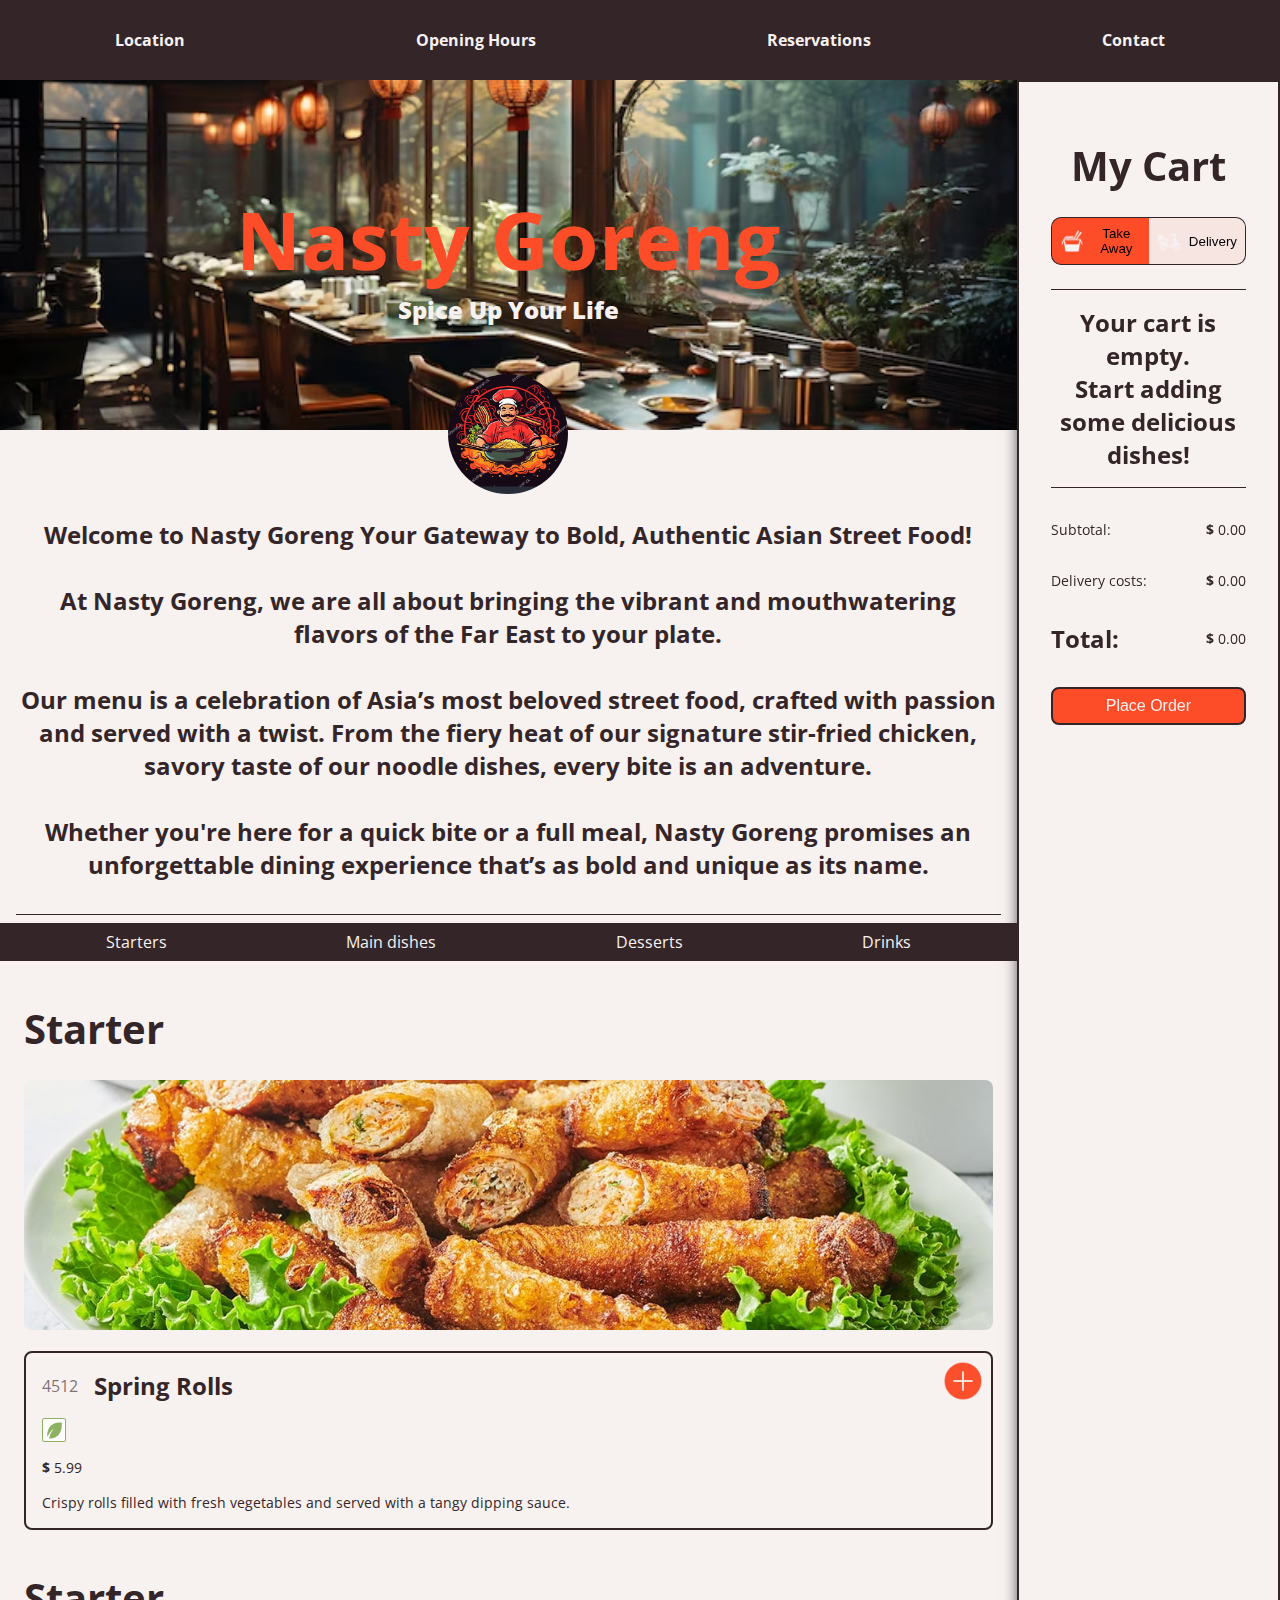
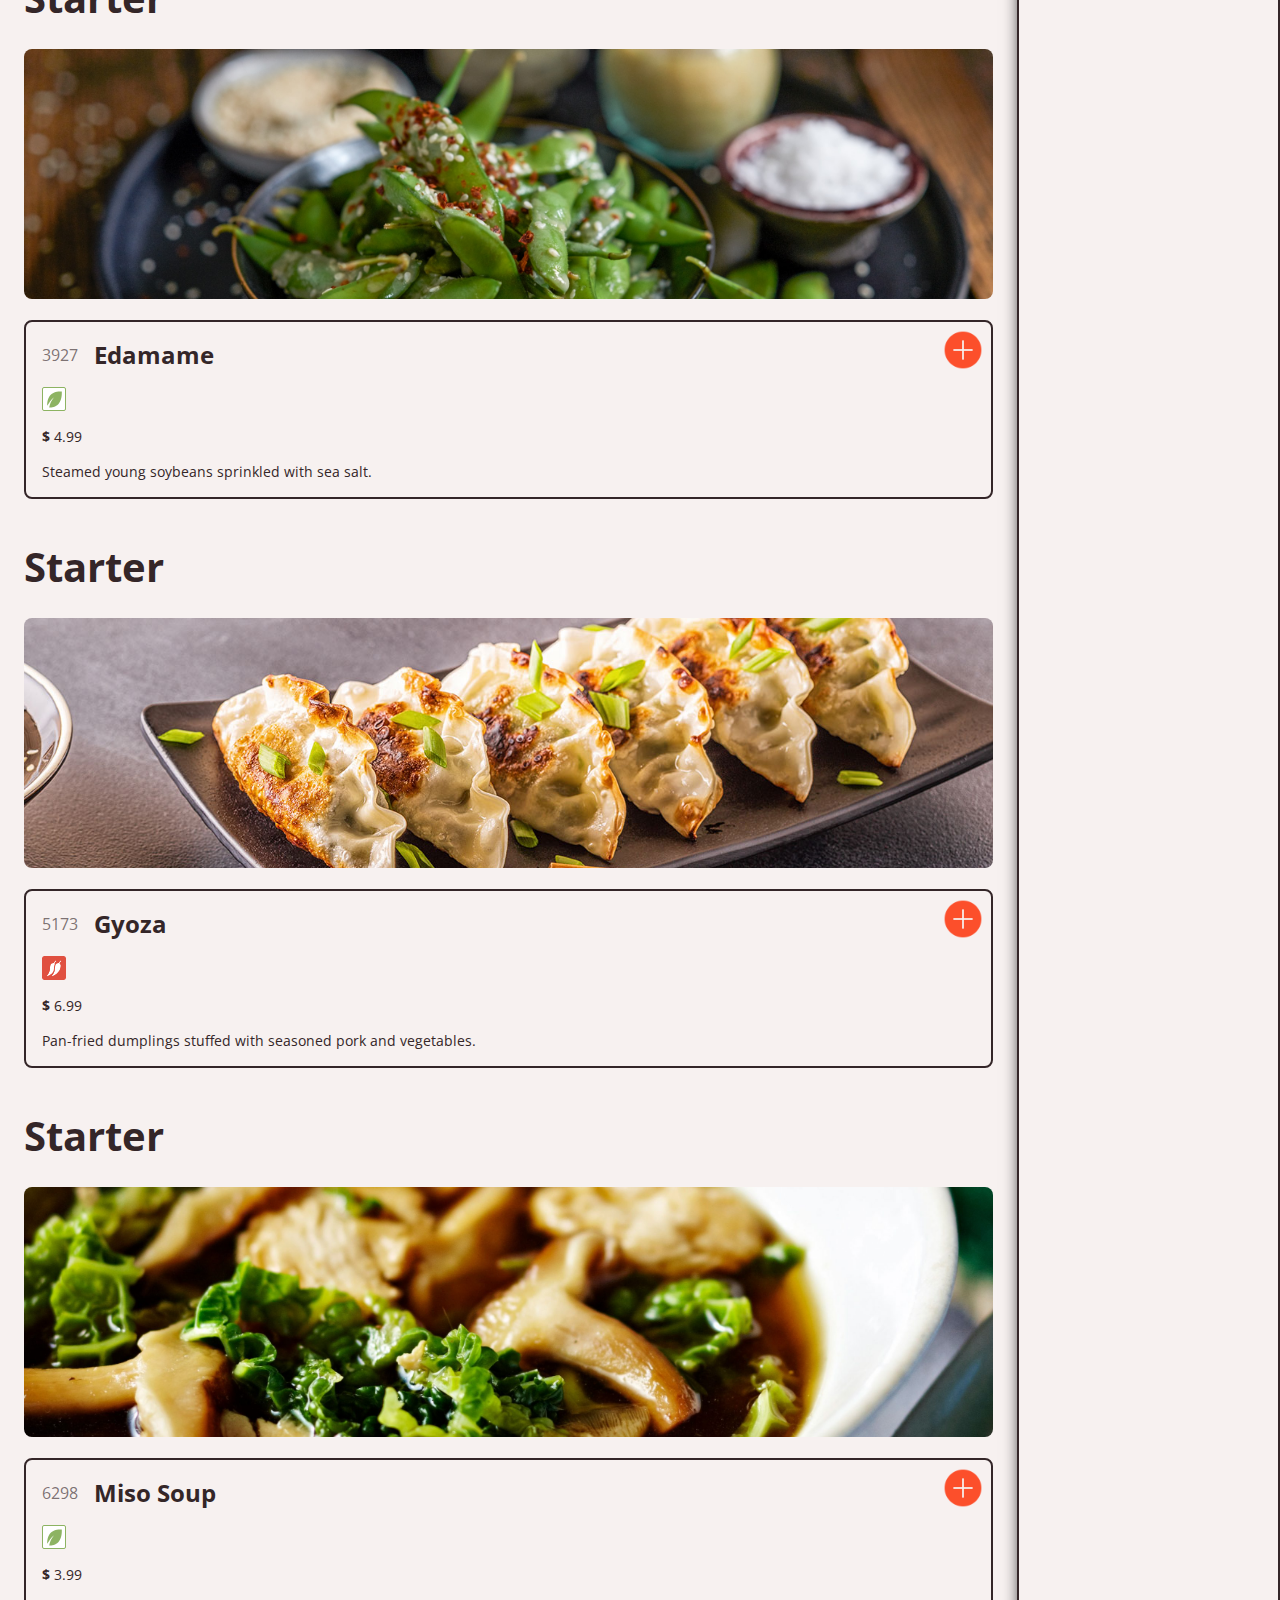
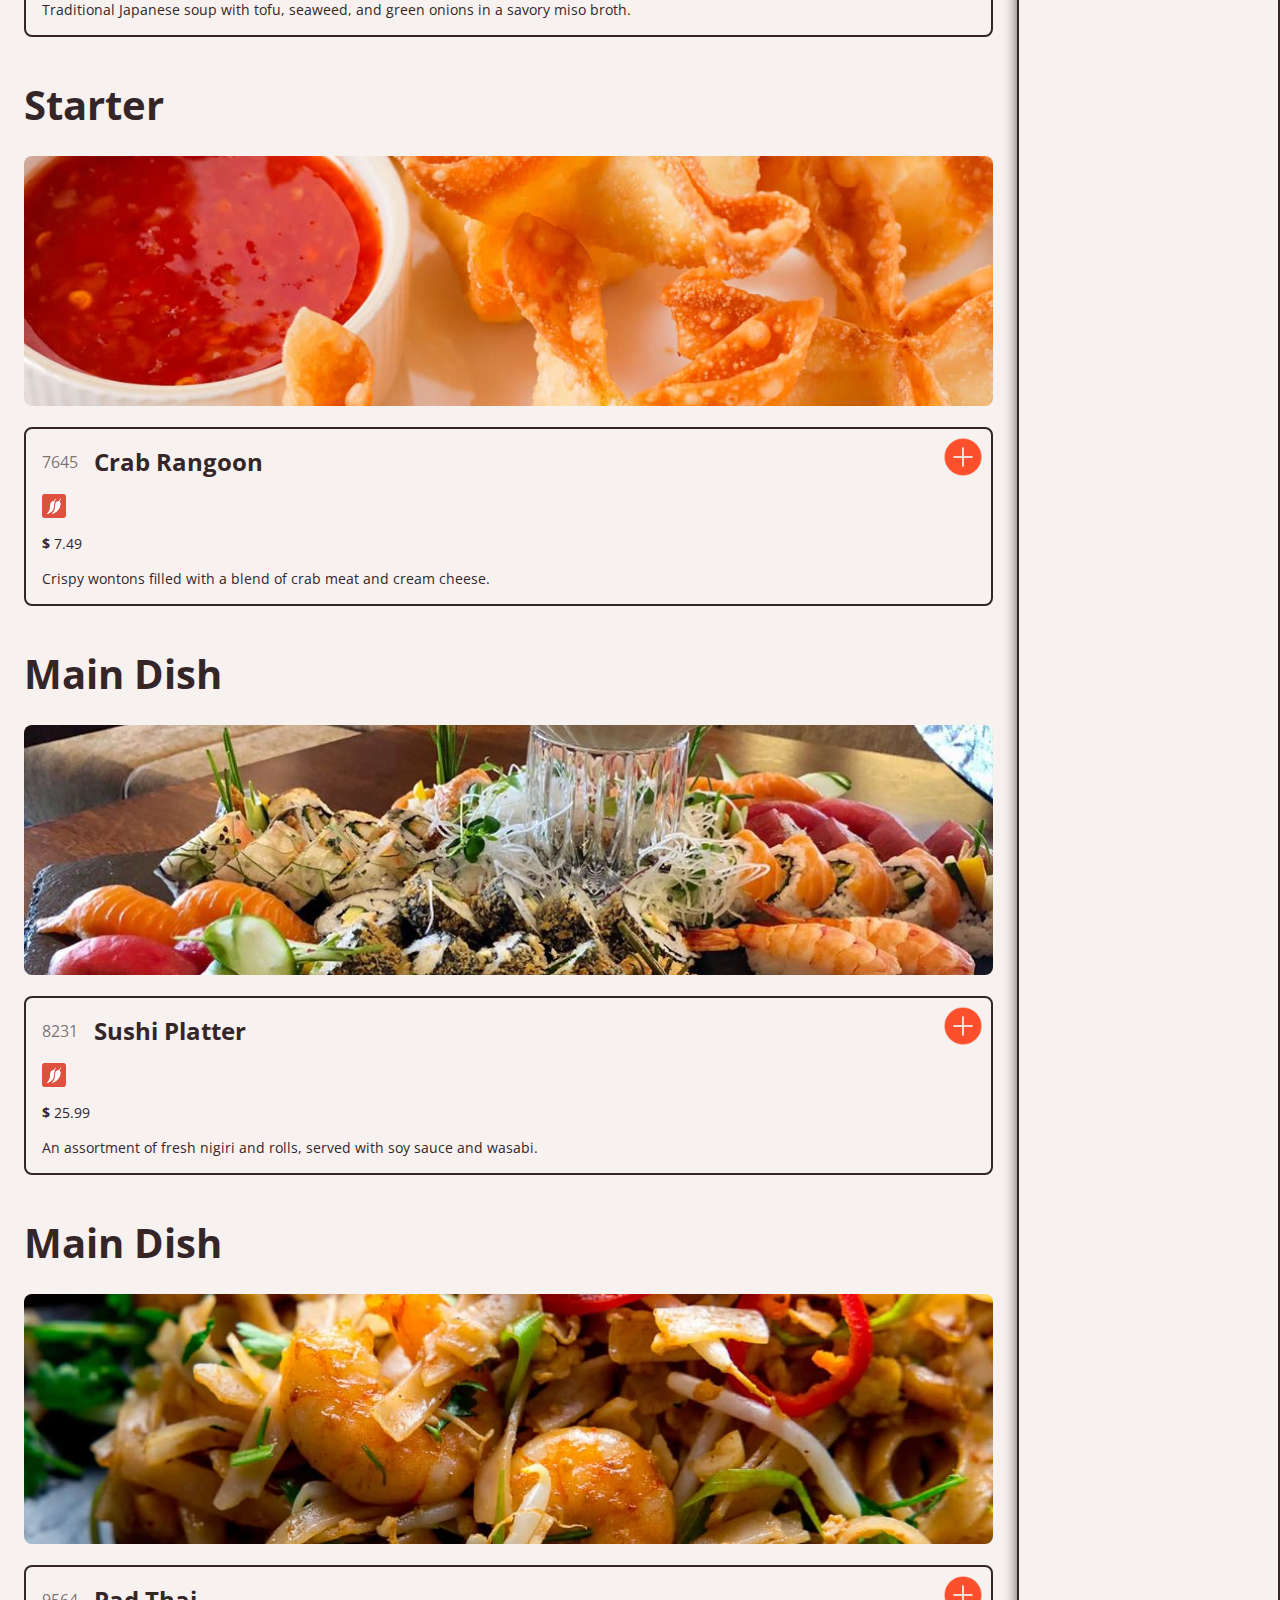
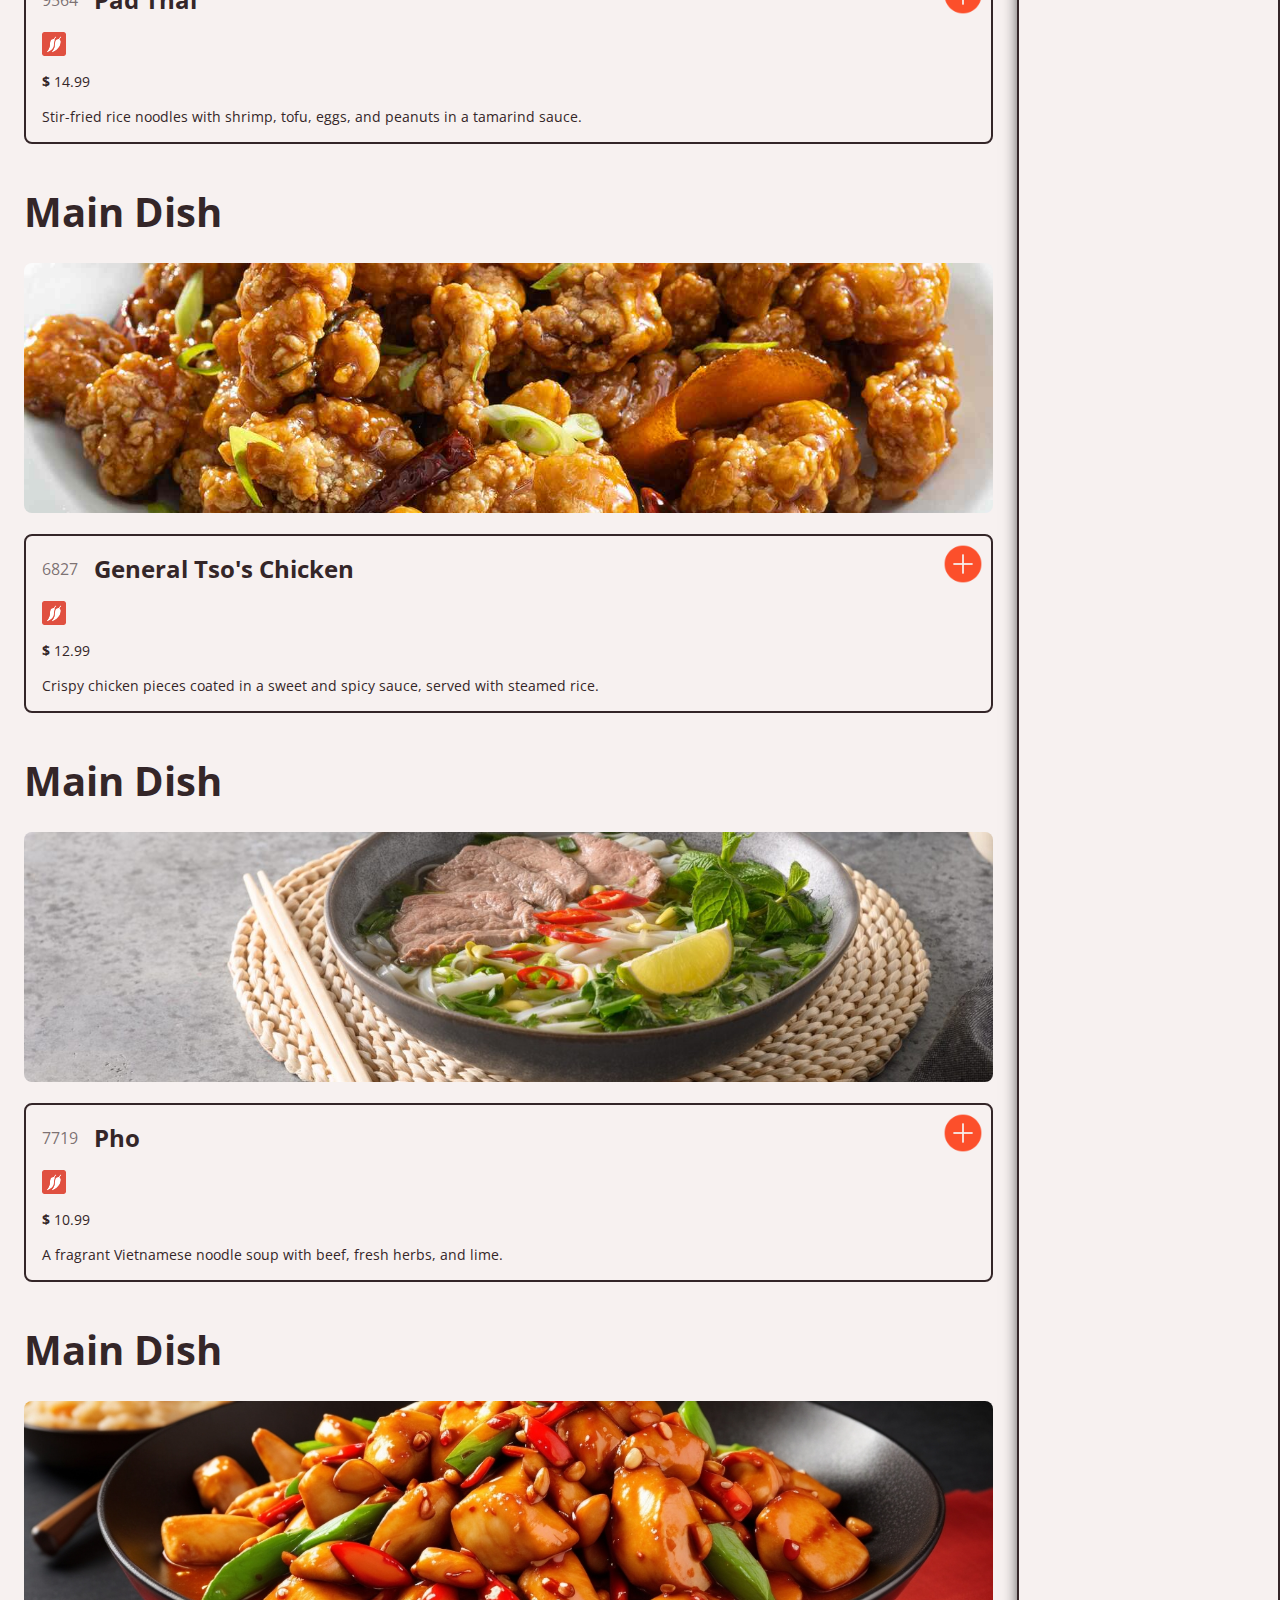
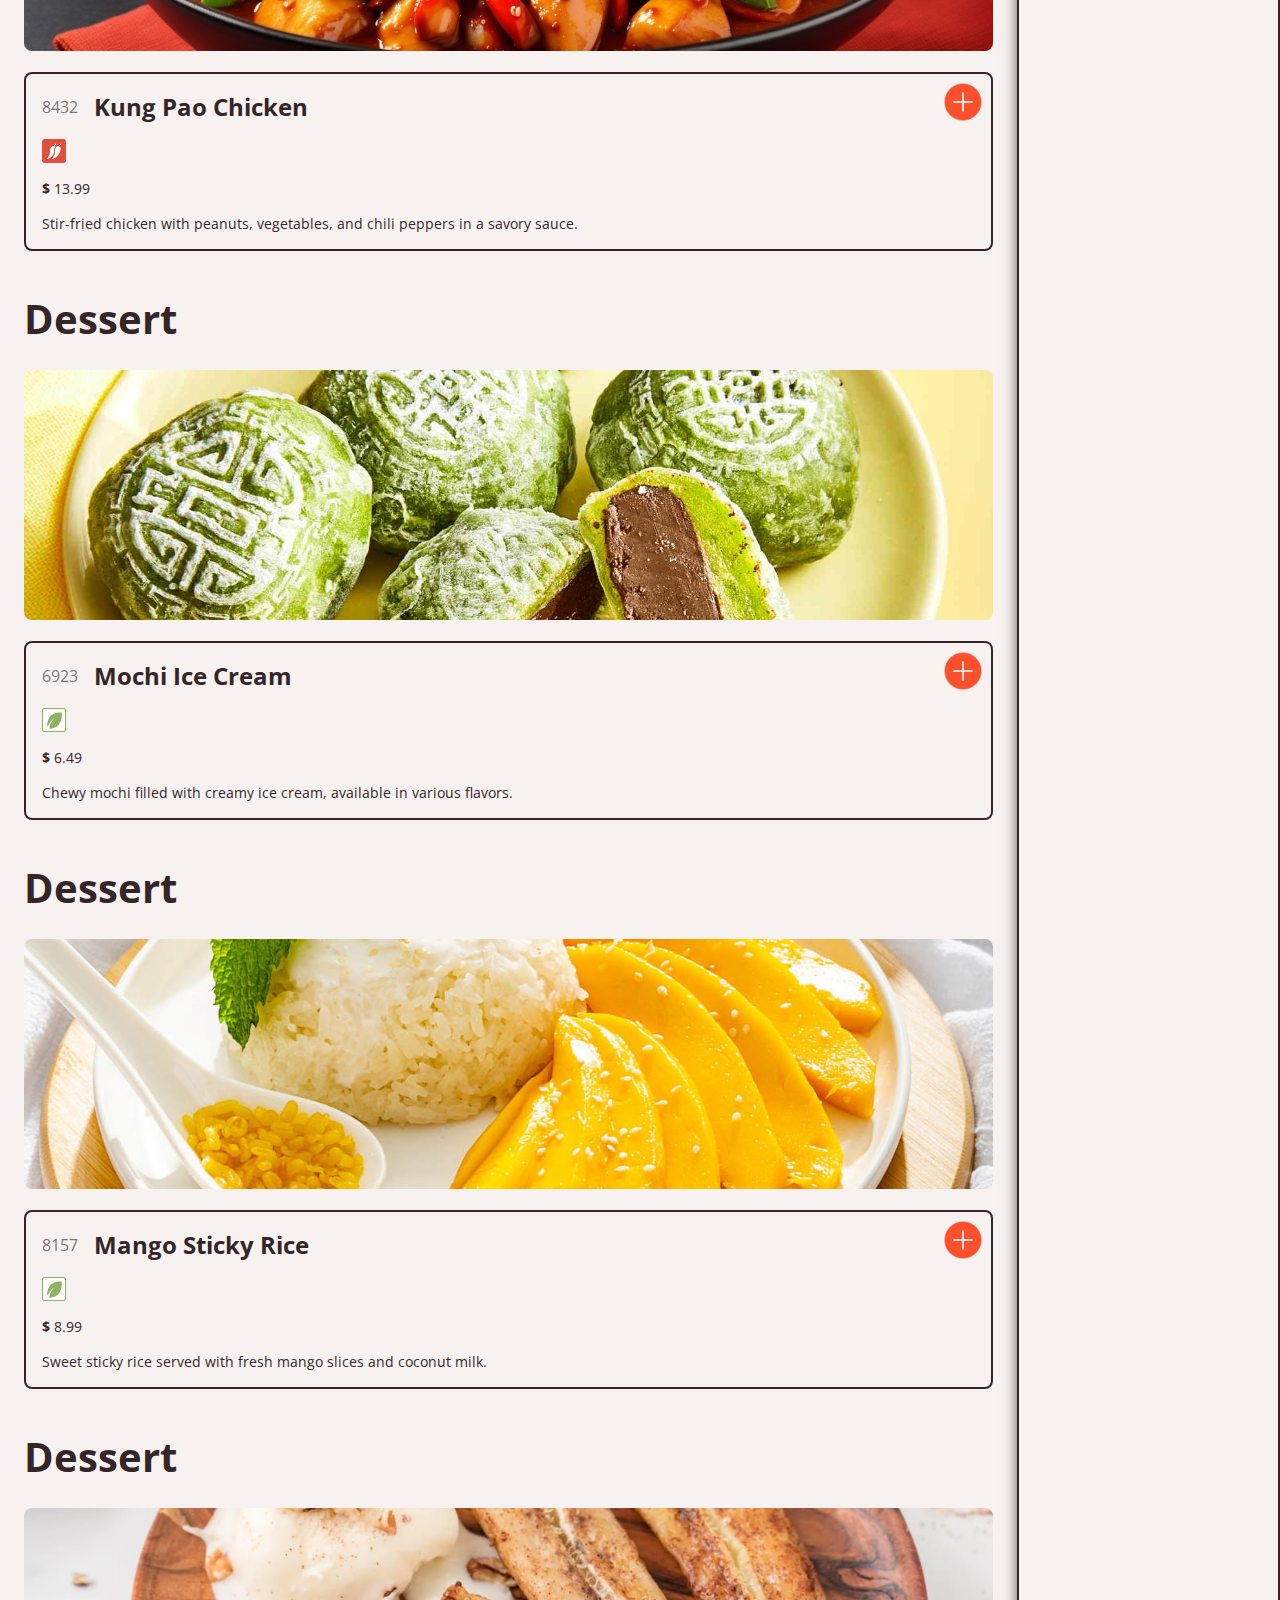
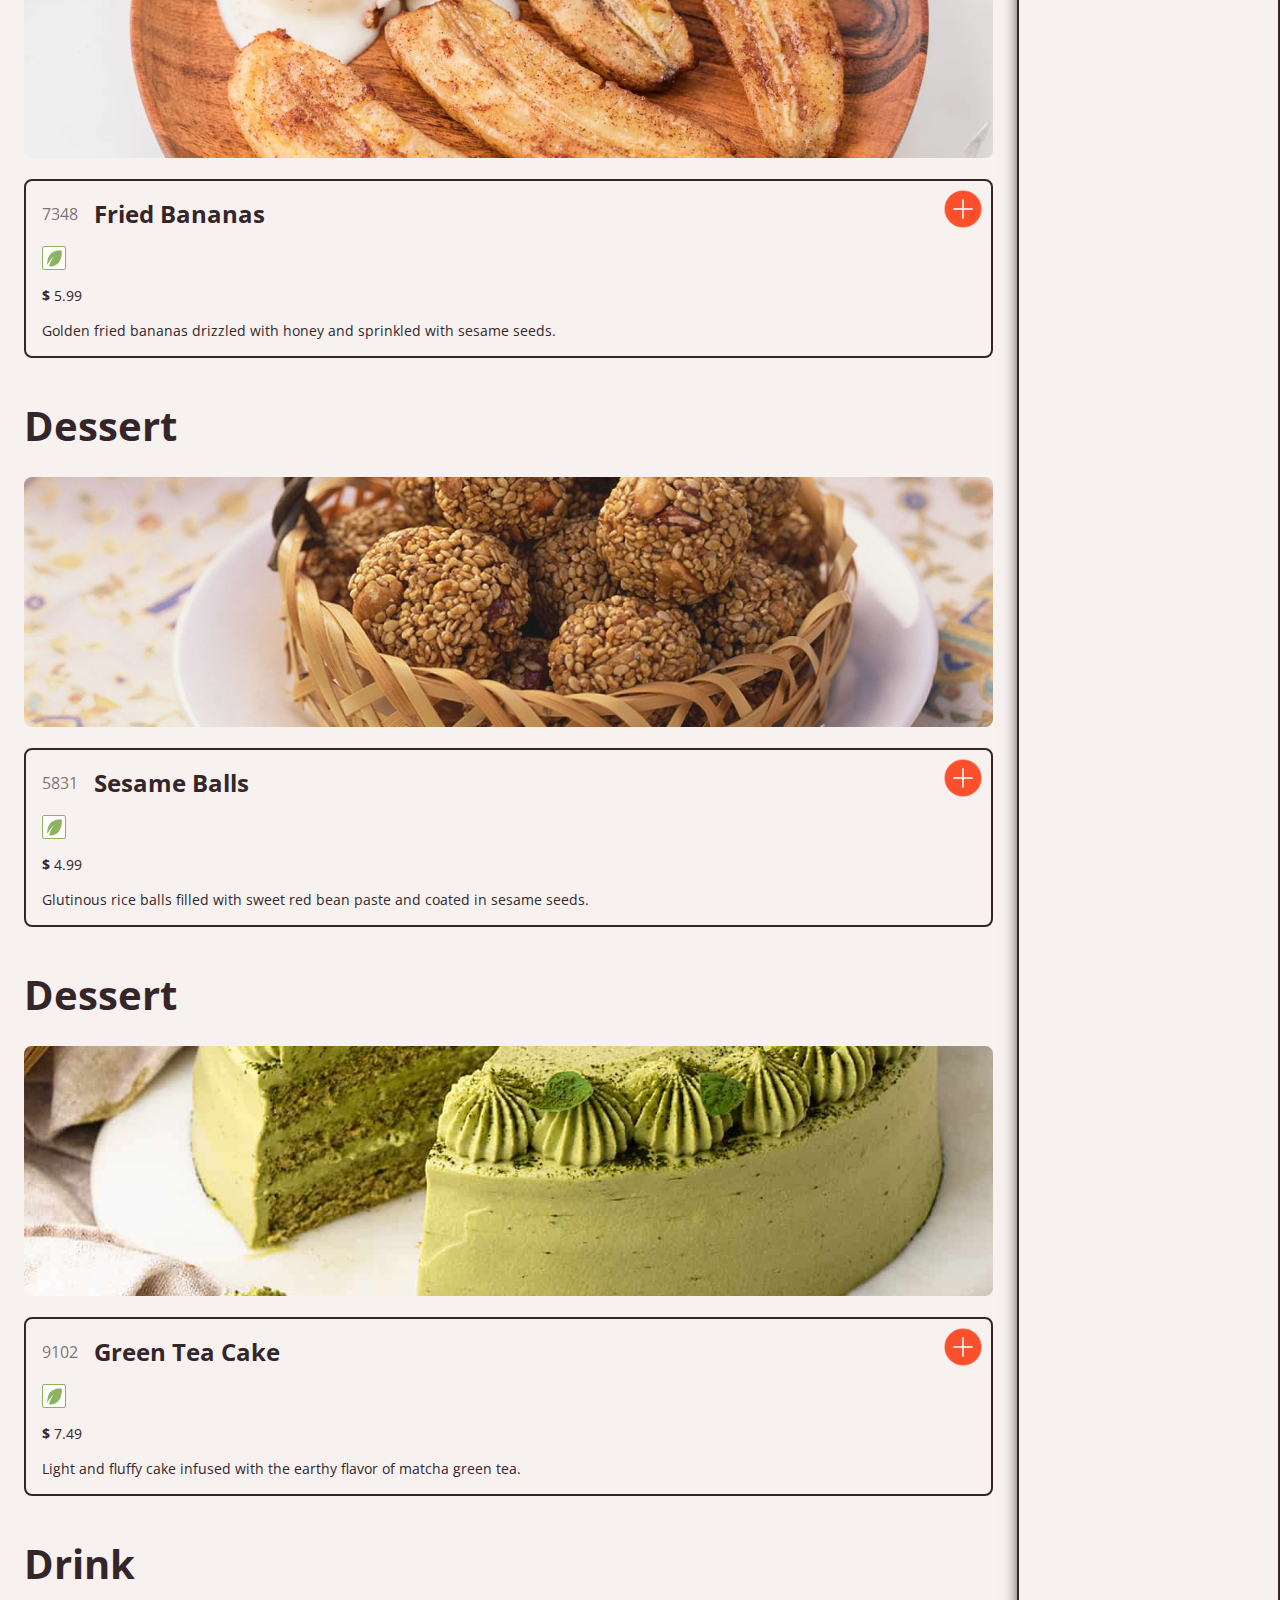
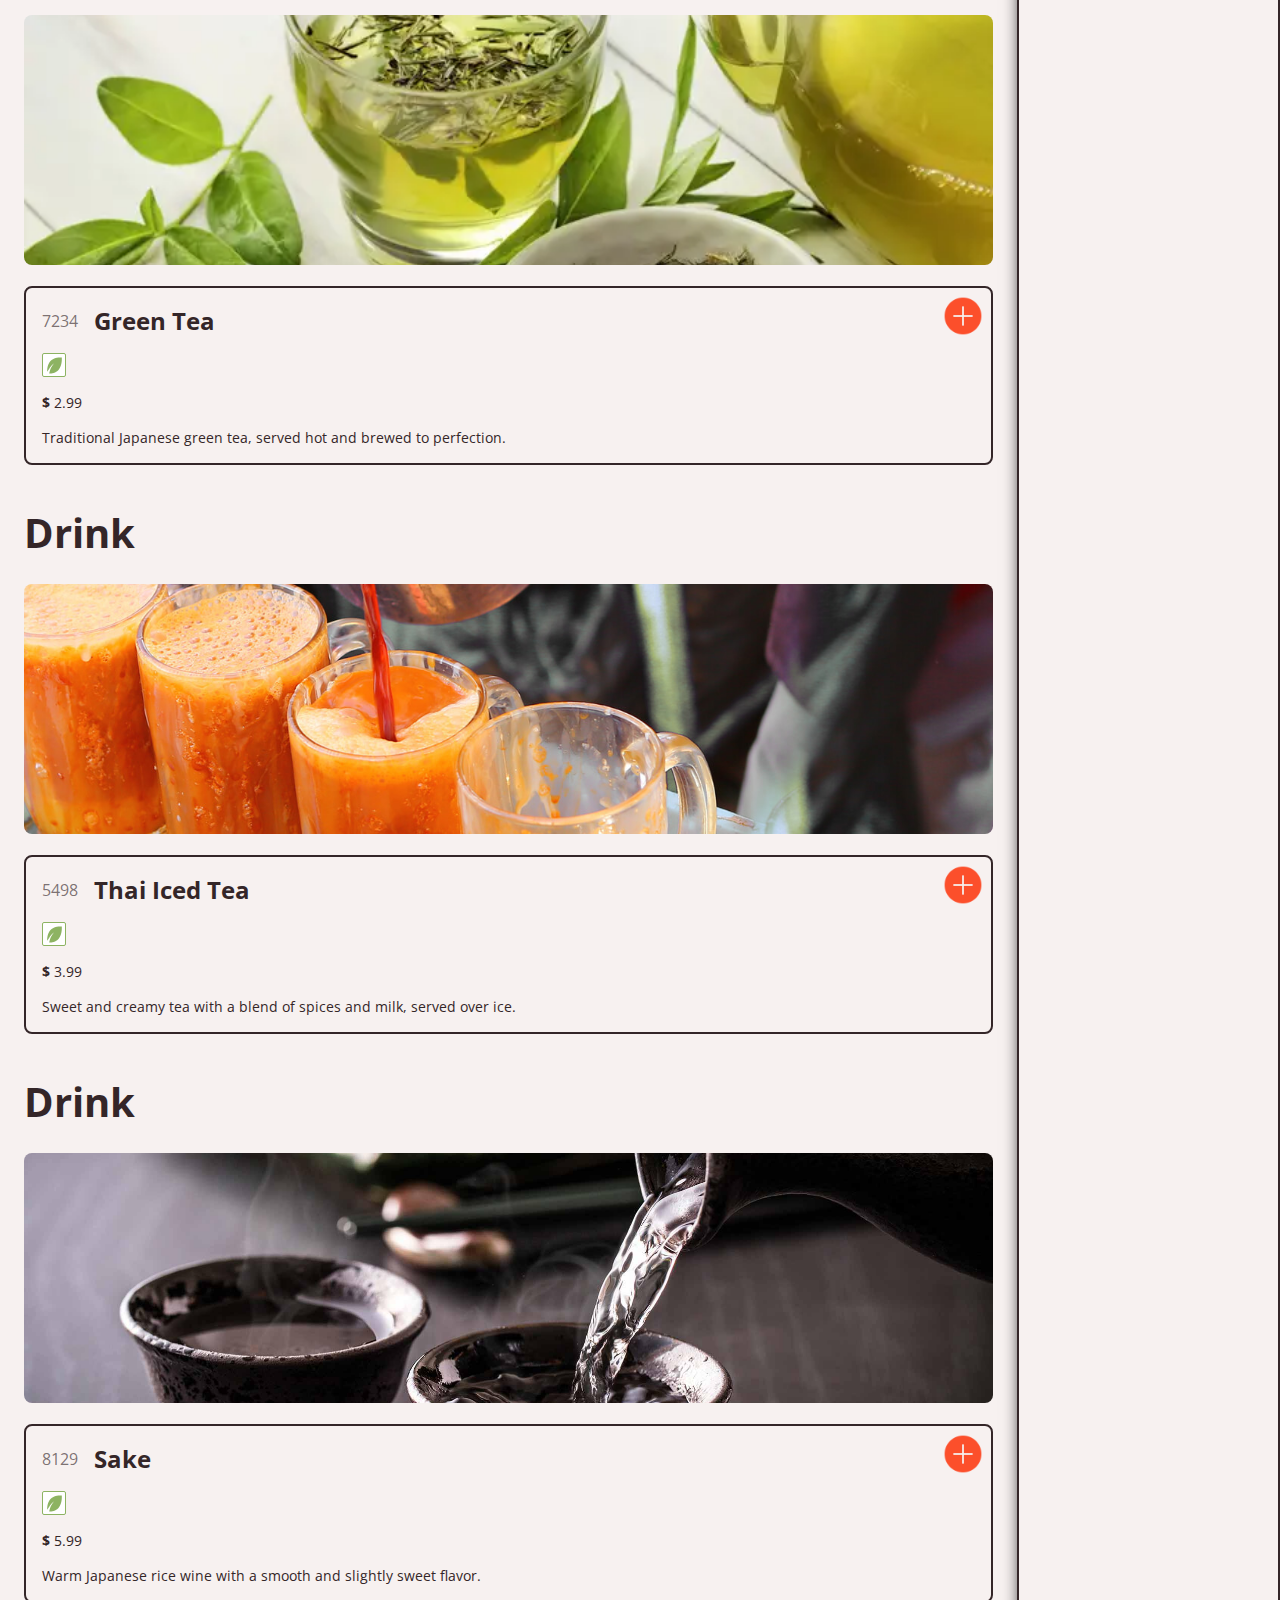
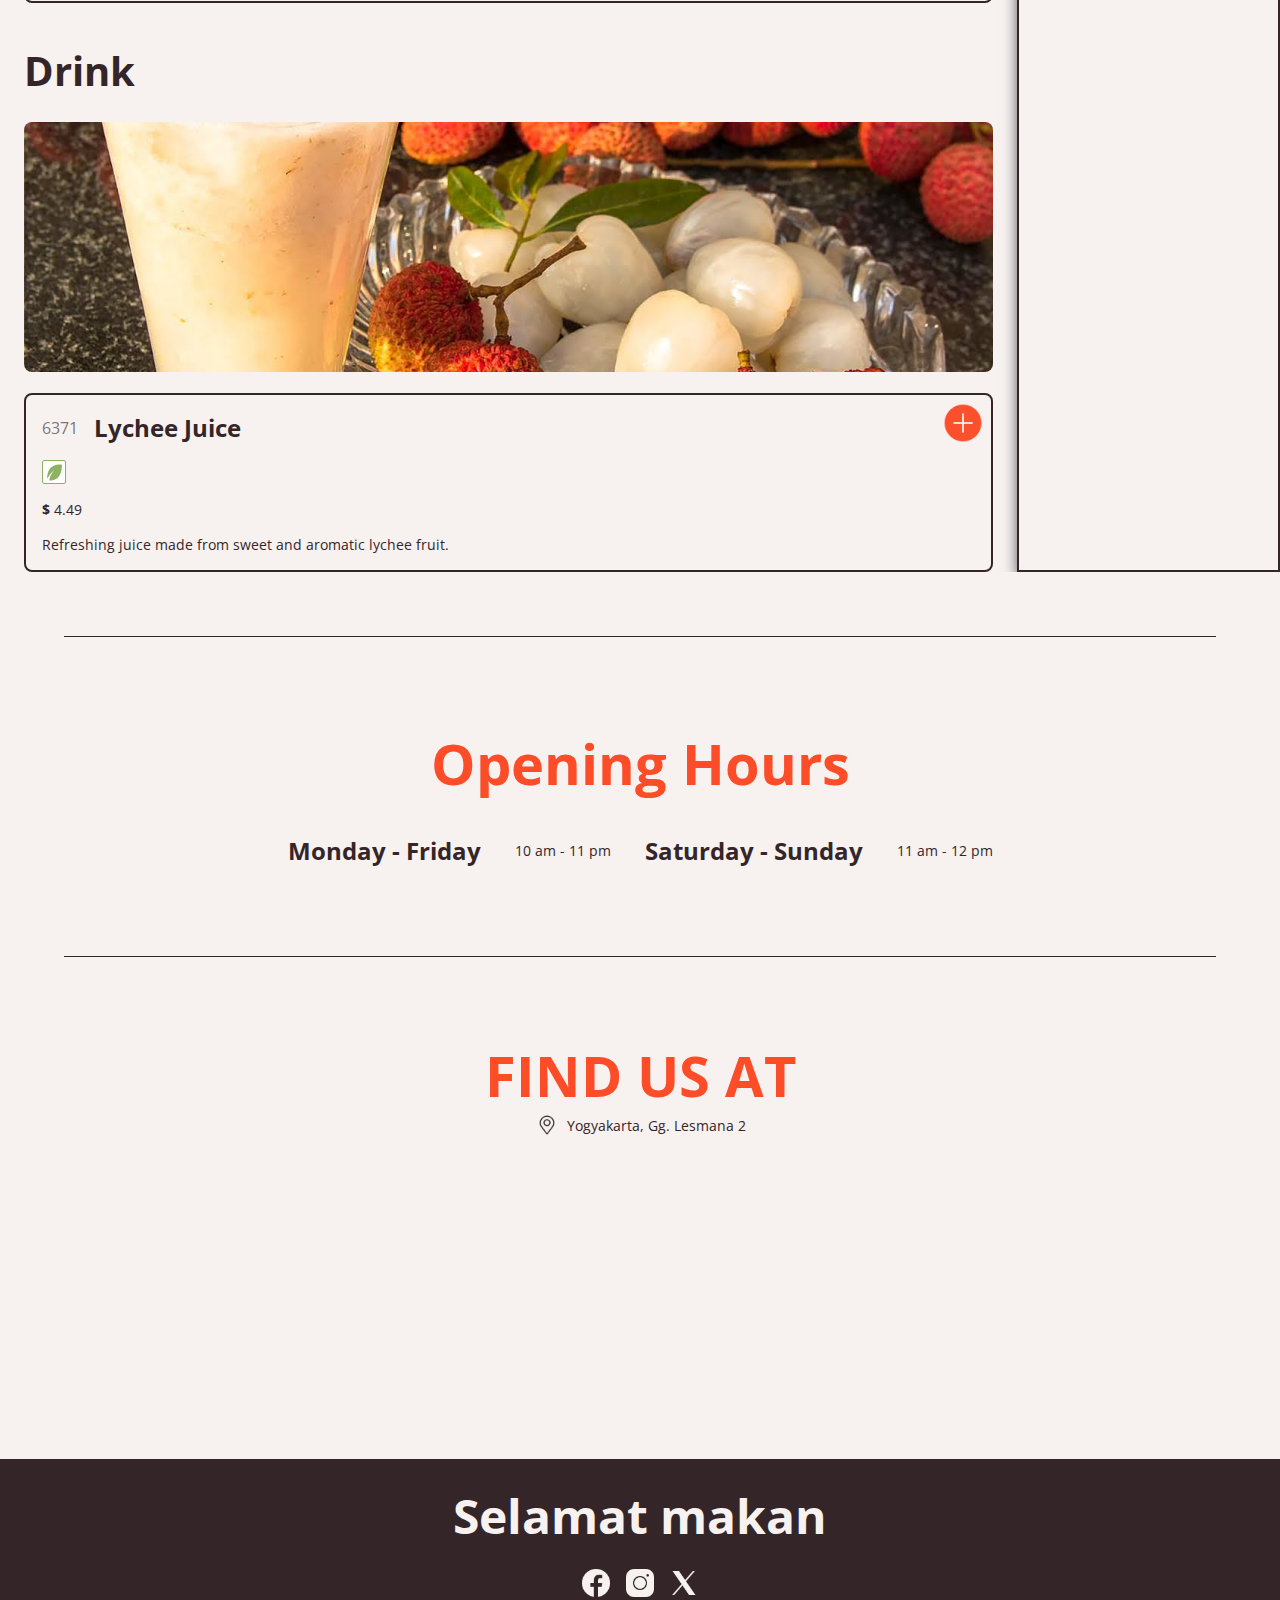
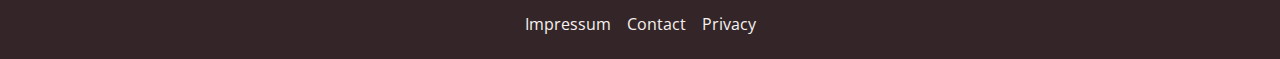
<file: index.html>
<!DOCTYPE html>
<html lang="en">

<head>
    <meta charset="UTF-8">
    <meta name="viewport" content="width=device-width, initial-scale=1.0">
    <title>Nasty Goreng</title>
    <link rel="icon" type="" href="./assets/icons/slider_icon.jpg">

    <link rel="preconnect" href="https://fonts.googleapis.com">
    <link rel="preconnect" href="https://fonts.gstatic.com" crossorigin>
    <link href="https://fonts.googleapis.com/css2?family=Open+Sans:ital,wght@0,300..800;1,300..800&display=swap"
        rel="stylesheet">

    <link rel="stylesheet" href="./style.css">
    <link rel="stylesheet" href="./styles/standard.css">
    <link rel="stylesheet" href="./styles/header.css">
    <link rel="stylesheet" href="./styles/combo_classes.css">
    <link rel="stylesheet" href="./styles/footer.css">
    <link rel="stylesheet" href="./styles/button.css">
    <link rel="stylesheet" href="./styles/fonts.css">
    <link rel="stylesheet" href="./styles/contact.css">
    <link rel="stylesheet" href="./styles/impressum.css">
    <link rel="stylesheet" href="./styles/privacy.css">
    <link rel="stylesheet" href="./styles/style_overlay_dialog/overlay_dialog.css">
    <link rel="stylesheet" href="./styles/style_overlay_dialog/overlay_dialog_contact.css">
    <link rel="stylesheet" href="./styles/style_basket/basket.css">
    <link rel="stylesheet" href="./styles/style_basket/basket_mobile.css">

    <script src="./scripts/local_storage.js"></script>
    <script src="./scripts/json.js"></script>
    <script src="./scripts/index_templates.js"></script>
    <script src="./scripts/mobile_templates.js"></script>
    <script src="./script.js"></script>
    <script src="./scripts/contact/contact.js"></script>
    <script src="./scripts/impressum/impressum.js"></script>
    <script src="./scripts/privacy/privacy.js"></script>
    <script src="./scripts/contact/contact_templates.js"></script>
    <script src="./scripts/impressum/impressum_templates.js"></script>
    <script src="./scripts/privacy/privacy_templates.js"></script>
</head>

<body onload="init()">
    <section id="header" class="header-wrapper "></section>

    <main>
        <div id="overlay_placed_order" onclick="closeDialogPlacedOrder()" class="overlay-placed-order d_none ">
            <div id="dialog_placed_order" onclick="event.stopPropagation()"
                class="dialog-placed-order-basket-button-wrapper">
            </div>
        </div>

        <div id="overlay_basket_mobile" onclick="toggleBasketMobile()"
            class="overlay-basket-mobile basket-mobile-closed ">
            <div id="basket_mobile" onclick="event.stopPropagation()" class="basket-mobile-wrapper "></div>
        </div>

        <div class="main-complete-wrapper div">
            <section class="menu-wrapper">
                <div id="hero" class="hero-wrapper"></div>

                <div id="topbar" class="topbar-wrapper"></div>

                <div id="menu" class="menu-content-wrapper"></div>
            </section>

            <section id="basket" class="basket-wrapper">
                <div class="seperator-basket"></div>

                <div id="ordered_dish" class="ordered-dishes-wrapper"></div>

                <div class="seperator-basket"></div>

                <div class="bill"></div>
            </section>
        </div>
    </main>

    <section id="opening_hours" class="opening-hours-wrapper div"></section>

    <section id="location" class="find-us-wrapper"></section>

    <section id="footer" class="footer-wrapper"></section>
</body>

</html>
</file>
<file: style.css>
/* STYLE */


main {
    display: flex;
    flex: 1;
    justify-content: center;
    scroll-behavior: smooth;
}


.main-complete-wrapper {
    display: flex;
    flex-direction: row;
    flex-grow: 1;
    background-color: #f7f1f0;
}


.menu-wrapper {
    width: calc(100%-300px);
}


.slider {
    display: flex;
    flex-direction: column;
    justify-content: center;
    align-items: center;
    text-align: center;
    background-image: url(./assets/images/slider.avif);
    background-size: cover;
    background-position: bottom;
    background-position: center;
    background-repeat: no-repeat;
    height: 350px;
    width: 100%;
}


.slider-img {
    width: 100%;
    height: 150px;
    background-size: cover;
    background-position: center;
}


.slider-icon-wrapper {
    display: flex;
    justify-content: center;
    margin: 24px 0px;
}


.slider-icon {
    height: 120px;
    width: 120px;
    border-radius: 100px;
    background-color: black;
    margin-top: -80px;
}


.welcome-text {
    display: flex;
    flex-direction: column;
    justify-content: center;
    text-align: center;
    padding: 0px 16px;
}


.seperator {
    display: flex;
    justify-content: center;
    width: 100%;
    height: 1px;
    background-color: #342628;
    margin-bottom: 8px;
}


.menu-content-wrapper {
    padding: 0px 24px;
}


.topbar-wrapper {
    flex-grow: 1;
    display: flex;
    position: sticky;
    align-items: center;
    top: 0px;
    justify-content: space-around;
    background-color: #342628;
    padding: 8px 16px;
}


.topbar-tabs {
    position: sticky;
    display: flex;
    justify-content: space-between;
    font-size: 16px;
    color: #FC4C28;
    color: #f7f1f0;
}


.topbar-tabs:hover {
    transition: transform 0.5s;
    transform: scale(1.05);
    text-decoration: underline;
    text-underline-offset: 4px;
    text-decoration-color: #f7f1f0;
    text-decoration-thickness: 1px;
}


.category-img {
    width: 100%;
    height: 250px;
    object-fit: cover;
    border-radius: 8px;
}


.dishes-wrapper {
    display: flex;
    justify-content: space-between;
    border: 2px solid #342628;
    border-radius: 8px;
    margin-top: 16px;
}


.dishes-wrapper:hover {
    cursor: pointer;
    background-color: #3426280a;
}


.dish-header {
    display: flex;
    align-items: center;
    gap: 16px;
}


.container-left {
    display: flex;
    flex-direction: column;
    gap: 16px;
    padding: 16px;
}


.veggie-img {
    width: 24px;
    height: 24px;
}


.container-right {
    display: flex;
}


.add-btn {
    width: 40px;
    height: 40px;
    padding: 8px;
}


.add-btn:hover {
    transition: transform 0.5s;
    transform: scale(1.05);
}

.opening-hours-wrapper {
    background-color: #f7f1f0;
    display: flex;
    flex-direction: column;
    margin: 0px auto;
}


.opening-hours-header {
    display: flex;
    align-items: center;
    justify-content: center;
    margin: 24px 0px 32px 0px;
    font-size: 56px;
    color: #FC4C28;
}


.opening-hours-table {
    display: flex;
    justify-content: center;
    margin-bottom: 24px;
}


.opening-hours {
    display: flex;
    align-items: center;
    gap: 32px;
}


.seperator-opening-hours {
    display: flex;
    margin: 64px auto;
    width: 90%;
    height: 1px;
    background-color: #342628;
}


.find-us-wrapper {
    display: flex;
    flex-direction: column;
    justify-content: center;
    align-items: center;
    text-align: center;
    padding: 16px 0px;
    gap: 0px;
    background-color: #f7f1f0;
    max-width: 1920px;
    width: 100%;
    margin: 0 auto;
}


.find-us-adress {
    display: flex;
    justify-content: center;
    align-items: center;
    max-width: 1920px;
    width: 100%;
    margin: 0 auto;
    gap: 8px;
}


.map-marker-icon {
    height: 24px;
    width: 24px;
}


.googlemaps {
    width: 100%;
    height: 250px;
    margin-top: 56px;
}


@media(max-width:730px) {
    .opening-hours {
        flex-direction: column;
    }
}


@media(max-width:730px) {
    .slider-icon {
        margin-top: -70px;
        height: 96px;
        width: 96px;
    }
}


@media(max-width:460px) {
    .opening-hours-header {
        text-align: center;
    }

    .topbar-tabs {
        font-size: 12px;
    }

    h2 {
        text-align: center;
    }
}
</file>
<file: styles/standard.css>
/* STANDARD */


body {
    display: flex;
    flex-direction: column;
    margin: 0px auto;
    width: 100%;
    min-height: 100vh;
    box-sizing: border-box;
    scroll-behavior: smooth;
    font-family: "Open Sans", sans-serif;
    font-optical-sizing: auto;
    font-weight: normal;
    font-style: normal;
}


a {
    text-decoration: none;
}


.d_none {
    display: none;
}
</file>
<file: styles/header.css>
/* HEADER */


.header-wrapper {
    display: flex;
    align-items: center;
    position: sticky;
    width: 100%;
    height: 80px;
    background-color: #342628;
}


header {
    position: sticky;
    display: flex;
    justify-content: space-around;
    align-items: center;
    margin: 0px auto;
}


.nav-links {
    color: #f7f1f0;
}


.nav-links:hover {
    text-decoration: underline;
    transition: transform 0.5s;
    transform: scale(1.05);
    text-decoration: underline;
    text-underline-offset: 4px;
    text-decoration-color: #f7f1f0;
    text-decoration-thickness: 1px;
}


.shopping-cart-img {
    width: 32px;
    height: 32px;
}


.shopping-cart-img:hover {
    transition: transform 0.5s;
    transform: scale(1.1);
    cursor: pointer;
}


.header-cart-info {
    display: flex;
    align-items: center;
    gap: 8px;
    font-size: 12px;
}


@media(min-width: 850px) {
    .header-cart-info {
        display: none;
    }

    .header-wrapper {
        position: sticky;
    }
}


@media(max-width: 850px) {
    .nav-links {
        font-size: 10px;
    }
}
</file>
<file: styles/combo_classes.css>
/* COMBO CLASSES */


.div {
    width: 100%;
    max-width: 1920px;
}


.div-seperator {
    width: 100px;
}


.div-footer {
    width: 100%;
}


.div-header {
    width: 100%;
}
</file>
<file: styles/footer.css>
/* FOOTER */


.footer-wrapper {
    display: flex;
    justify-content: center;
    width: 100%;
    height: 200px;
    background-color: #342628;
}


footer {
    display: flex;
    flex-direction: column;
    justify-content: center;
    align-items: center;
    color: #f7f1f0;
    font-size: 48px;
}


.social-img {
    width: 32px;
    height: 32px;
}


.social-img:hover {
    transition: transform 0.5s;
    transform: scale(1.1);
}


.data-policy-wrapper {
    display: flex;
    gap: 16px;
}


.data-policy {
    font-size: 16px;
    color: #f7f1f0;
}


.data-policy:hover {
    transition: transform 0.5s;
    transform: scale(1.1);
    text-decoration: underline;
    text-underline-offset: 4px;
    text-decoration-thickness: 1px;
    cursor: pointer;
}


@media(max-width: 400px) {
    footer{
        font-size: 32px;
        gap: 16px;
    }
}
</file>
<file: styles/button.css>
/* BUTTON */


.btn-basket-wrapper {
    display: flex;
    justify-content: center;
}


.btn-toggle-left {
    display: flex;
    align-items: center;
    gap: 8px;
    padding: 8px 8px;
    border: 1px solid #342628;
    border-right: none;
    border-top-left-radius: 10px;
    border-bottom-left-radius: 10px;
    cursor: pointer;
}


.btn-toggle-right {
    display: flex;
    align-items: center;
    gap: 8px;
    padding: 8px 8px;
    border: 1px solid #342628;
    border-left: none;
    border-top-right-radius: 10px;
    border-bottom-right-radius: 10px;
    cursor: pointer;
}


/* Orange Button (Active) */
.btn-active {
    background-color: #FC4C28;
}


/* Inactive Button (Gray) */
.btn-inactive {
    background-color: #ff2a000e;
}


.btn-toggle-left-mobile {
    display: flex;
    align-items: center;
    gap: 8px;
    padding: 8px 16px;
    border: 1px solid #342628;
    border-right: none;
    border-top-left-radius: 10px;
    border-bottom-left-radius: 10px;
    cursor: pointer;
}


.btn-toggle-right-mobile {
    display: flex;
    align-items: center;
    gap: 8px;
    padding: 8px 8px;
    border: 1px solid #342628;
    border-left: none;
    border-top-right-radius: 10px;
    border-bottom-right-radius: 10px;
    cursor: pointer;
}


.order-btn {
    width: 100%;
    border-radius: 8px;
    border: 2px solid;
    border-color: #342628;
    background-color: #FC4C28;
    padding: 8px 8px;
    font-size: 16px;
    margin: 32px 0;
    color: #f7f1f0;
}


.order-btn:hover {
    cursor: pointer;
    transition: transform 0.5s;
    transform: scale(1.05);
}


.add-btn {
    width: 40px;
    height: 40px;
    padding: 8px;
}


.add-btn:hover {
    transition: transform 0.5s;
    transform: scale(1.05);
}


.minus-btn {
    width: 40px;
    height: 40px;
    padding: 8px;
}


.minus-btn:hover {
    transition: transform 0.5s;
    transform: scale(1.05);
}


.dialog-close-btn {
    border-radius: 8px;
    border: 2px solid;
    border-color: #342628;
    background-color: #FC4C28;
    padding: 8px 96px;
    font-size: 16px;
    margin-top: 16px;
    color: #f7f1f0;
}


.dialog-close-btn:hover {
    transition: transform 0.5s;
    transform: scale(1.05);
    cursor: pointer;
}


@media(max-width:400px) {
    .btn-toggle-left-mobile {
        padding: 8px 8px;
        font-size: 12px;
    }

    .btn-toggle-right-mobile {
        padding: 8px 8px;
        font-size: 12px;
    }
}
</file>
<file: styles/fonts.css>
/* FONTS SIZE */


h1 {
    font-size: 80px;
    margin: 0px;
    color: orange;
    color: #FC4C28;
}


h2 {
    margin: 0px;
    color: #342628;
    font-size: 24px;

}


h3 {
    margin: 40px 0px 16px 0px;
    margin-bottom: 24px;
    color: #342628;
    font-size: 40px;
}


h4 {
    margin: 0px;
    color: #342628
}


h5 {
    margin: 0px;
    color: #FC4C28;
    font-size: 56px;
}


span {
    margin: 0px;
    color: #342628a4;
}


p {
    margin: 0px;
    color: #342628;
    font-size: 14px;
}


b {
    margin: 0px;
    color: #f7f1f0;
}
</file>
<file: styles/contact.css>
/*  CONTACT */


.body-contact {
    width: 100%;
    min-height: 100vh;
    box-sizing: border-box;
    scroll-behavior: smooth;
    font-family: "Open Sans", sans-serif;
    font-optical-sizing: auto;
    font-weight: normal;
    font-style: normal;
}


.main-contact {
    display: flex;
    flex-direction: column;
    justify-content: start;
    flex: 1;
    margin: 0px auto;
    width: 100%;
    background-color: #f7f1f0;
}


.hero-wrapper-contact {
    display: flex;
    flex-direction: column;
    background-image: url(./assets/images/slider.avif);
}


.slider-contact {
    display: flex;
    flex-direction: column;
    justify-content: center;
    align-items: center;
    text-align: center;
    background-size: cover;
    background-position: bottom;
    background-position: center;
    background-repeat: no-repeat;
    height: 350px;
    width: 100%;
}


.headline-contact {
    display: flex;
    text-align: center;
    margin-bottom: 48px;
    padding: 0px 16px;
}


.mail-wrapper-contact {
    display: flex;
    justify-content: center;
    flex-direction: column;
    align-items: center;
    padding: 32px 0px;
}


.name-contact-wrapper {
    display: flex;
    gap: 96px;
    color: #342628;
}


form {
    display: flex;
    flex-direction: column;
    color: #342628;
    padding: 0px 16px;
}


input {
    padding: 8px 56px;
    color: #342628;
}


textarea {
    padding: 8px 56px;
    color: #342628;
    resize: none;
    overflow: auto;
    text-align: center;
}


.name-contact {
    display: flex;
    flex-direction: column;
    gap: 4px;
    color: #342628;
}


.mail-contact {
    display: flex;
    flex-direction: column;
    gap: 4px;
    margin-top: 16px;
}


.phone-contact {
    display: flex;
    flex-direction: column;
    gap: 4px;
    margin-top: 16px;
}


.message-contact {
    display: flex;
    flex-direction: column;
    gap: 4px;
    margin-top: 16px;
}


.contact-method {
    display: flex;
    flex-direction: column;
    gap: 4px;
    margin-top: 16px;
    color: #342628;
}


.option-contact {
    display: flex;
    flex-direction: column;
    gap: 4px;
    margin-top: 16px;
    color: #342628;
}


@media(max-width:690px) {
    input {
        padding: 8px 16px;
    }
}


@media(max-width:520px) {
    input {
        padding: 8px 16px;
    }

    .name-contact-wrapper {
        flex-direction: column;
        gap: 16px;
    }
}
</file>
<file: styles/impressum.css>
/* IMPRESSUM */


.body-impressum{
    width: 100%;
    min-height: 100vh;
    box-sizing: border-box;
    scroll-behavior: smooth;
    font-family: "Open Sans", sans-serif;
    font-optical-sizing: auto;
    font-weight: normal;
    font-style: normal;
}


.main-impressum {
    display: flex;
    flex-direction: column;
    justify-content: start;
    text-align: center;
    flex: 1;
    margin: 0px auto;
    width: 100%;
    background-color: #f7f1f0;
}


.impressum{
    padding: 16px;
}
</file>
<file: styles/privacy.css>
/* PRIVACY */


.body-privacy{
    width: 100%;
    min-height: 100vh;
    box-sizing: border-box;
    scroll-behavior: smooth;

    font-family: "Open Sans", sans-serif;
    font-optical-sizing: auto;
    font-weight: normal;
    font-style: normal;
}


.main-privacy {
    display: flex;
    flex-direction: column;
    justify-content: start;
    text-align: center;
    flex: 1;
    margin: 0px auto;
    width: 100%;
    background-color: #f7f1f0;
}


.privacy{
    padding: 16px;
}
</file>
<file: styles/style_overlay_dialog/overlay_dialog.css>
/* OVERLAY / DIALOG  1 Version*/


.overlay {
    position: fixed;
    top: 0px;
    left: 0px;
    right: 0px;
    bottom: 0px;
    height: 100vh;
    width: 100%;
    z-index: 999;
    background-color: rgba(0, 0, 0, 0.583);
}


.dialog-content-wrapper {
    position: fixed;
    top: 50%;
    left: 50%;
    transform: translate(-50%, -50%);
    width: 450px;
    height: 550px;
    border-radius: 8px;
    border: 2px solid #342628;
    background-color: #f7f1f0;
    padding: 16px;
}


.dialog-img {
    width: 100%;
    height: 250px;
    object-fit: cover;
    border-radius: 8px;
    margin-bottom: 16px;
}


.close-btn {
    position: absolute;
    position: absolute;
    top: 16px;
    right: 16px;
}


.close-btn:hover {
    cursor: pointer;
}


.dialog-header {
    display: flex;
    gap: 8px;
}


.dialog-info {
    display: flex;
    flex-direction: column;
    gap: 16px;
    margin-top: 16px;
}


.dialog-add-wrapper {
    display: flex;
    flex-direction: column;
    margin-top: 16px;
}


.dialog-add {
    margin-top: 16px;
}


.checkbox {
    cursor: pointer;
    transition: transform 0.5s;
    transform: scale(1.05);
}


.quantity-and-submit-wrapper {
    display: flex;
    justify-content: space-between;
    gap: 16px;
    margin-top: 16px;
}


.dialog-input {
    border-radius: 8px;
    border: 2px solid;
    border-color: #342628;
    background-color: #FC4C28;
    color: #f7f1f0;
    padding: 8px 8px;
    font-size: bold;
    scrollbar-color: #342628;
}


.dialog-submit-btn {
    display: flex;
    justify-content: center;
    align-items: center;
    border-radius: 8px;
    border: 2px solid;
    border-color: #342628;
    background-color: #FC4C28;
    width: 100%;
    gap: 16px;
    cursor: pointer;
    padding: 0px 16px;
    font-size: 16px;
    color: #f7f1f0;
}


.dialog-submit-btn:hover {
    transition: transform 0.5s;
    transform: scale(1.05);
}


.tax {
    display: flex;
    justify-content: end;
    margin-top: 8px;
    color: #342628;
    font-size: 12px;
}


/* DIALOG/OVERLAY PLACED ORDER */


.overlay-placed-order {
    position: fixed;
    top: 0px;
    left: 0px;
    right: 0px;
    bottom: 0px;
    height: 100vh;
    width: 100%;
    z-index: 999;
    background-color: rgba(0, 0, 0, 0.583);
    backdrop-filter: blur(5px);
}


.dialog-placed-order-basket-button-wrapper {
    position: fixed;
    top: 50%;
    left: 50%;
    transform: translate(-50%, -50%);
    width: 450px;
    height: 350px;
    border-radius: 8px;
    border: 2px solid #342628;
    background-color: #f7f1f0;
    padding: 16px;
}


.overlay-placed-order-header {
    display: flex;
    justify-content: center;
    align-items: center;
    text-align: center;
    margin-bottom: 24px;
}


.overlay-placed-order-content {
    display: flex;
    flex-direction: column;
    justify-content: center;
    text-align: center;
    margin-bottom: 24px;
}


.overlay-placed-order-footer {
    display: flex;
    flex-direction: column;
    justify-content: center;
    align-items: center;
    text-align: center;
}


.overlay-placed-order-contact-informations {
    color: #FC4C28;
}


.overlay-placed-order-contact-informations:hover {
    text-decoration: underline;
    text-decoration-color: rgb(0, 45, 255);
    text-underline-offset: 4px;
    text-decoration-thickness: 1px;
    color: #FC4C28;
    transition: transform 0.5s;
    transform: scale(1.05);
}


/* OVERLAY BASKET MOBILE */


.overlay-basket-mobile {
    position: fixed;
    top: 0px;
    left: 0px;
    right: 0px;
    bottom: 0px;
    height: 100vh;
    width: 100%;
    z-index: 999;
    background-color: rgba(0, 0, 0, 0.583);
    backdrop-filter: blur(2px);
    transition: all 450ms ease-in-out;
}


@media(min-width:850px) {
    .overlay-basket-mobile {
        display: none;
    }
}


@media(max-width:540px) {
    .dialog-placed-order-basket-button-wrapper {
        width: 250px;
        height: 470px;
    }
}
</file>
<file: styles/style_overlay_dialog/overlay_dialog_contact.css>
/* OVERLAY / DIALOG CONTACT HTML */


.overlay-contact {
    position: fixed;
    top: 0px;
    left: 0px;
    right: 0px;
    bottom: 0px;
    height: 100vh;
    width: 100%;
    z-index: 999;
    background-color: rgba(0, 0, 0, 0.583);
    backdrop-filter: blur(5px);
}


.dialog-content-contact-wrapper {
    position: fixed;
    display: flex;
    flex-direction: column;
    justify-content: center;
    position: fixed;
    top: 50%;
    left: 50%;
    transform: translate(-50%, -50%);
    width: 450px;
    height: 550px;
    border-radius: 8px;
    border: 2px solid #342628;
    background-color: #f7f1f0;
    padding: 16px;
}


.overlay-contact-header {
    display: flex;
    justify-content: center;
    align-items: center;
    text-align: center;
    margin-bottom: 24px;
}


.overlay-contact-content {
    display: flex;
    flex-direction: column;
    justify-content: center;
    text-align: center;
    margin-bottom: 24px;
}


.overlay-contact-footer {
    display: flex;
    flex-direction: column;
    justify-content: center;
    align-items: center;
    text-align: center;
}


.overlay-contact-informations {
    color: #FC4C28;
    font-size: 24px;
}


.overlay-contact-informations:hover{
    text-decoration: underline;
    text-decoration-color: rgb(0, 45, 255);
    text-underline-offset: 4px;
    text-decoration-thickness: 1px;
    color: #FC4C28;
    transition: transform 0.5s;
    transform: scale(1.05);
}
</file>
<file: styles/style_basket/basket.css>
/* BASKET */


.basket-wrapper {
    width: 600px;
    flex-grow: 1;
    border: 2px solid #342628;
    padding: 16px;
    box-shadow: 4px 8px 16px 0px;
}


.basket {
    position: sticky;
    top: 0px;
    overflow-x: auto;
    max-height: 100vh;
    padding: 0px 16px;
}


.basket-headline {
    display: flex;
    justify-content: center;
}


.free-delivery-info {
    display: flex;
    justify-content: center;
    text-align: center;
    font-size: 12px;
    margin-top: 8px;
    color: rgb(0, 45, 255);
}


.seperator-basket {
    display: flex;
    justify-content: center;
    width: 100%;
    height: 1px;
    background-color: #342628;
    margin: 16px 0px;
}


.btn-img {
    width: 24px;
    height: 24px;
}


.btn-basket {
    cursor: pointer;
    width: 32px;
    height: 32px;
}


.btn-basket:hover {
    transition: transform 0.5s;
    transform: scale(1.05);
}


.error-message {
    display: flex;
    justify-content: center;
    align-items: center;
    text-align: center;
    margin-top: 4px;
    color: rgb(0, 45, 255);
}


.cart-info {
    display: flex;
    justify-content: center;
    text-align: center;
}


.ordered-dishes-wrapper {
    display: flex;
    flex-direction: column;
}


.dishes {
    display: flex;
    flex-direction: column;
    gap: 8px;
    margin-top: 24px;
}


.amount-and-sum-wrapper {
    display: flex;
    align-items: center;
    justify-content: space-between;
    margin-top: 16px;
}


.bill-wrapper {
    display: flex;
    flex-direction: column;
    gap: 16px;
}


.bill {
    display: flex;
    justify-content: space-between;
    align-items: center;
    margin-top: 16px;
}


@media (max-width:850px) {
    .basket-wrapper {
     display: none; 
    }
}
</file>
<file: styles/style_basket/basket_mobile.css>
/*  BASKET MOBILE */


.basket-mobile-wrapper {
  display: flex;
  flex-direction: column;
  width: 350px;
  height: 100vh;
  border: 2px solid #342628;
  box-shadow: 4px 8px 16px 0px;
  background-color: #f7f1f0;
  padding: 16px;
  position: absolute;
  top: 0px;
  right: 0px;
  transition: all 250ms ease-in-out;
}


.basket-mobile {
  position: relative;
  overflow-x: hidden;
  padding: 0px 16px;
}


.close-btn-mobile-wrapper {
  display: flex;
  justify-content: end;
  align-items: center;
  gap: 16px;
}


.close-btn-basket-mobile {
  width: 32px;
  height: 32px;
}


.close-btn-basket-mobile:hover {
  cursor: pointer;
  transition: transform 0.5s;
  transform: scale(1.05);
}


.basket-mobile-closed {
  transform: translateX(100%);
}


@media(min-width:850px) {
  .basket-mobile-wrapper {
    display: none;
  }
}


@media(max-width:500px) {
  .basket-mobile-wrapper {
    width: 300px;
  }
}


@media(max-width:380px) {
  .basket-mobile-wrapper {
    width: 200px;
  }
}
</file>
